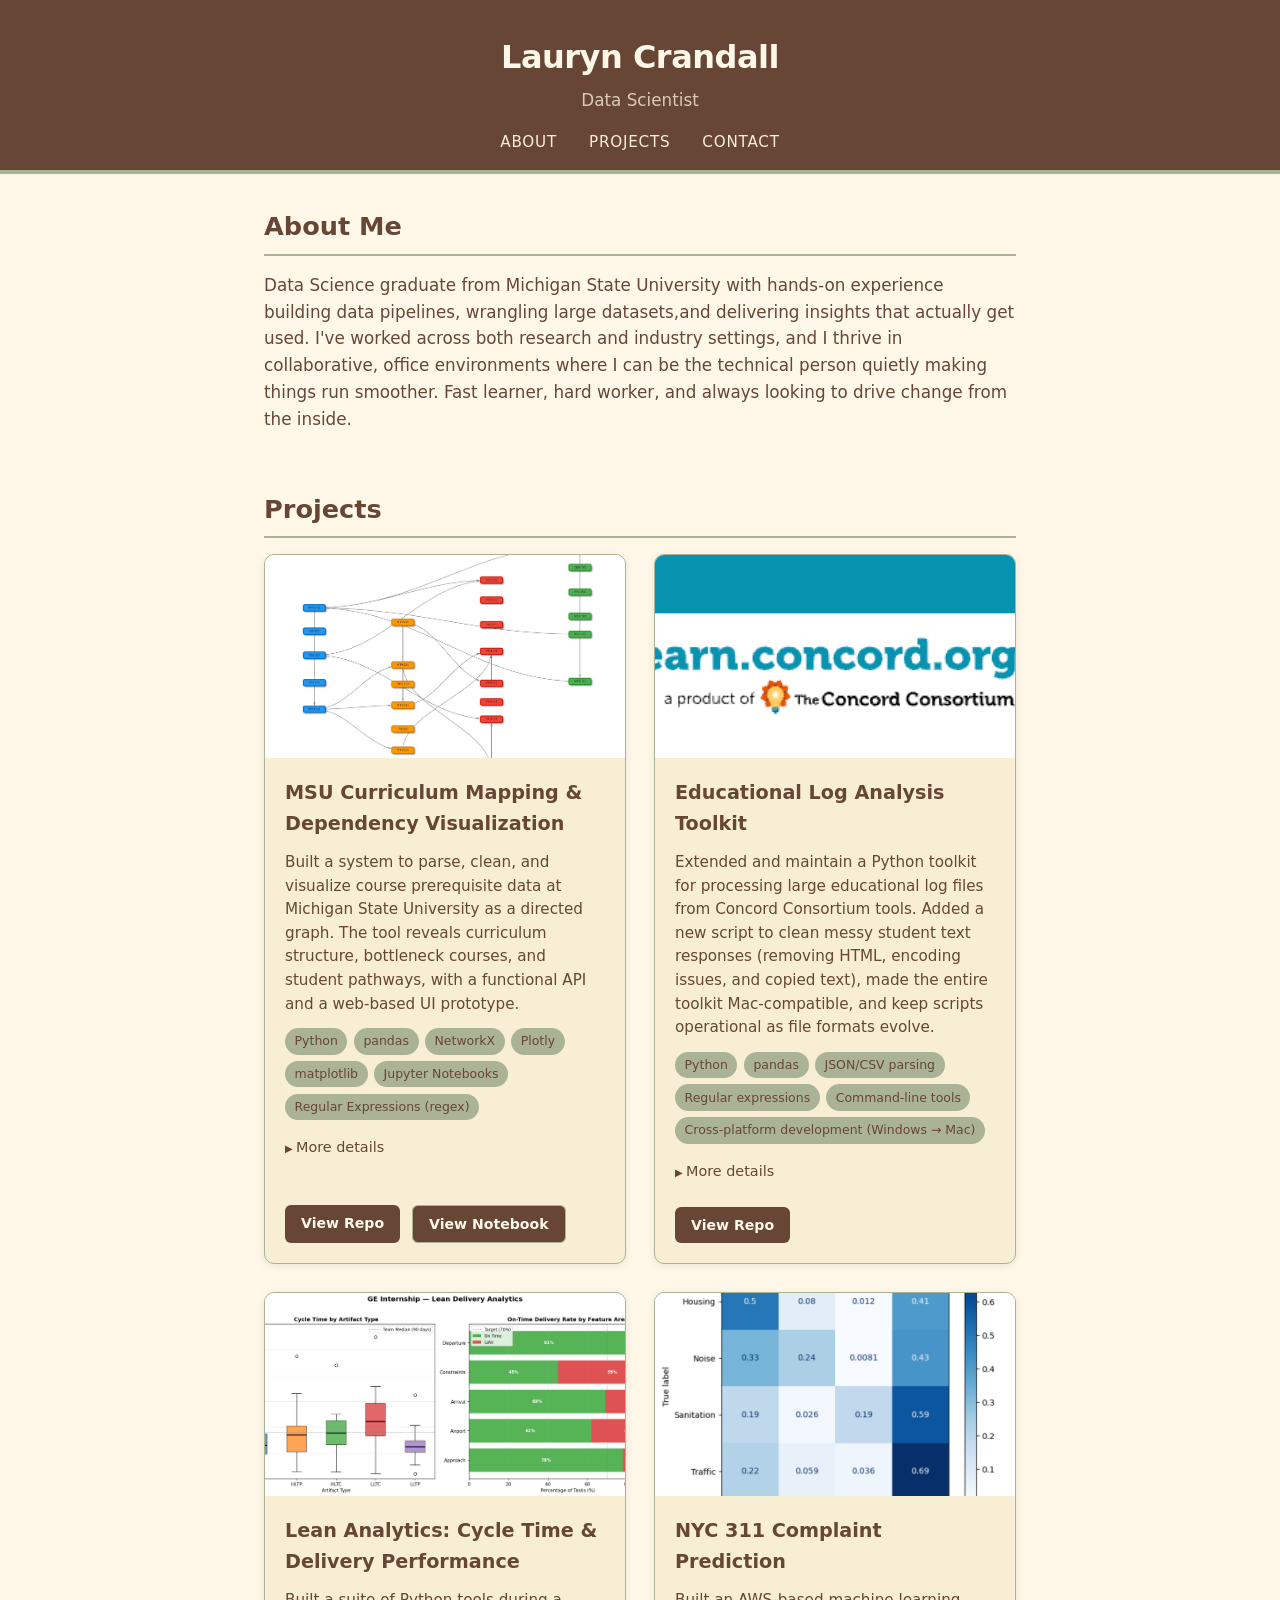
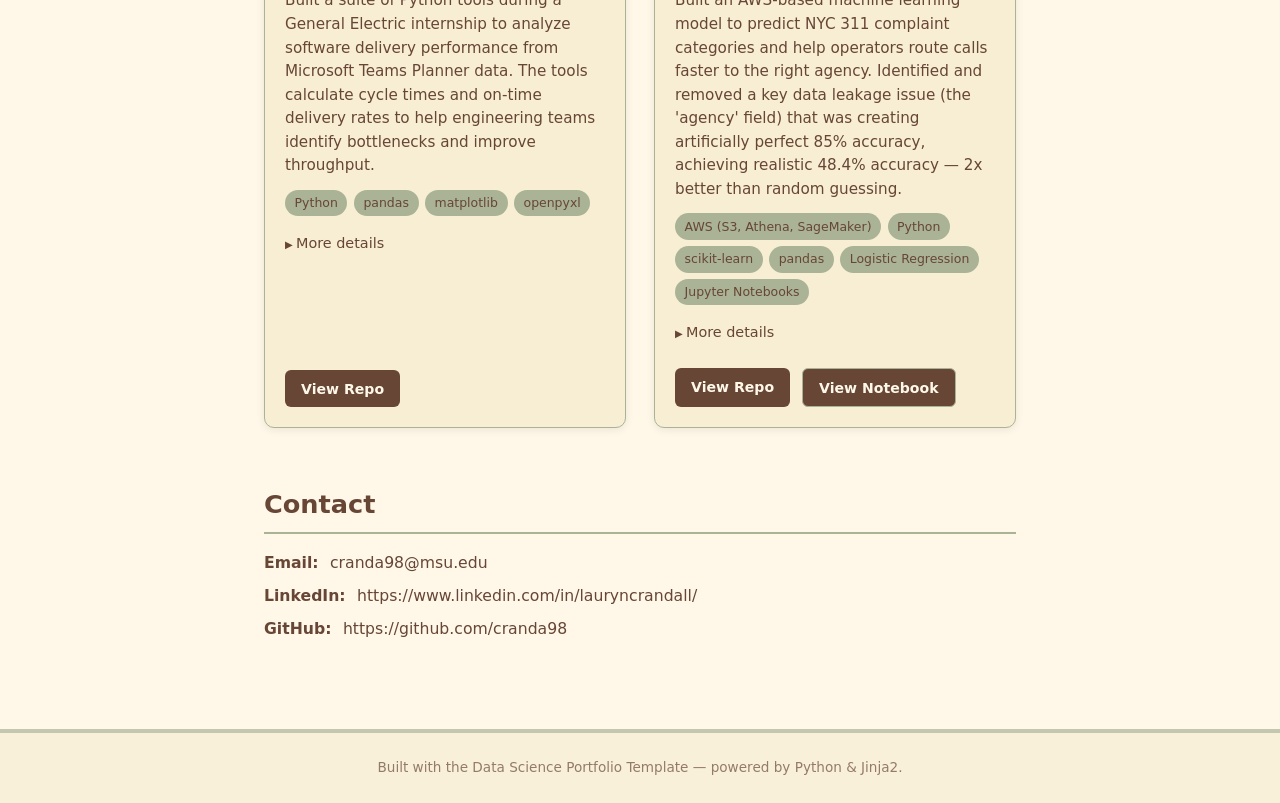
<file: docs/index.html>
<!DOCTYPE html>
<html lang="en">
<head>
  <meta charset="UTF-8" />
  <meta name="viewport" content="width=device-width, initial-scale=1.0" />
  <title>Lauryn Crandall | Data Science Portfolio</title>

  <!-- Base styles always loaded -->
  <link rel="stylesheet" href="css/base.css" />

  <!-- Theme stylesheet — controlled by `theme` in portfolio_config.yaml -->
  <link rel="stylesheet" href="css/themes/earthy.css" />
</head>
<body>

  <!-- ===== Header ===== -->
  <header class="site-header">
    <div class="header-inner">
      <div class="header-name">Lauryn Crandall</div>
      <div class="header-tagline">Data Scientist</div>
    </div>

    <!-- Navigation bar -->
    <nav class="site-nav">
      <a href="#about">About</a>
      <a href="#projects">Projects</a>
      <a href="#contact">Contact</a>
    </nav>
  </header>

  <!-- ===== Main content (filled in by child templates) ===== -->
  <main class="site-main">
    

<!-- ===== About section ===== -->
<section id="about" class="section about-section">
  <h2>About Me</h2>
  <div class="about-text"><p>Data Science graduate from Michigan State University with hands-on experience building data pipelines, 
wrangling large datasets,and delivering insights that actually get used. I've worked across both 
research and industry settings, and I thrive in collaborative, office environments where I can be 
the technical person quietly making things run smoother. Fast learner, hard worker, and always looking to drive change from the inside.</p></div>
</section>

<!-- ===== Projects section ===== -->
<section id="projects" class="section projects-section">
  <h2>Projects</h2>

  <div class="project-grid">
    
    <article class="project-card">

      <!-- Project thumbnail image -->
      <div class="project-image-wrapper">
        <img
          src="img/msu_map_graph.png"
          alt="Thumbnail for MSU Curriculum Mapping &amp; Dependency Visualization"
          class="project-image"
        />
      </div>

      <div class="project-body">
        <h3 class="project-title">MSU Curriculum Mapping &amp; Dependency Visualization</h3>

        <!-- Short summary written for a non-expert audience -->
        <p class="project-summary">Built a system to parse, clean, and visualize course prerequisite data at Michigan State University as a directed graph. The tool reveals curriculum structure, bottleneck courses, and student pathways, with a functional API and a web-based UI prototype.
</p>

        <!-- Tech stack as pill badges -->
        <div class="tech-stack">
          
          <span class="tech-badge">Python</span>
          
          <span class="tech-badge">pandas</span>
          
          <span class="tech-badge">NetworkX</span>
          
          <span class="tech-badge">Plotly</span>
          
          <span class="tech-badge">matplotlib</span>
          
          <span class="tech-badge">Jupyter Notebooks</span>
          
          <span class="tech-badge">Regular Expressions (regex)</span>
          
        </div>

        <!-- Collapsible details (problem / approach / results) -->
        <details class="project-details">
          <summary>More details</summary>

          <div class="detail-block">
            <h4>Problem</h4>
            <p>MSU&#39;s raw course prerequisite data is messy and unstructured, making it difficult to understand how courses connect across a degree program. Advisors and researchers lacked a clear way to visualize dependencies or identify critical bottleneck courses affecting student progress.
</p>
          </div>

          <div class="detail-block">
            <h4>Approach</h4>
            <p>Cleaned and standardized raw registrar data, then parsed prerequisite logic using regular expressions to extract structured relationships. Built a directed graph with NetworkX and created both static and interactive visualizations with Plotly. Developed a reusable Python API (demonstrated in `api/API_Demo.ipynb`) and a web-based UI prototype in the `webapi/` folder, so the pipeline can be applied to any MSU major.
</p>
          </div>

          <div class="detail-block">
            <h4>Results &amp; Impact</h4>
            <p>Delivered a working API and interactive curriculum graph covering CNS majors, with a prototype web UI for broader exploration. The tool enables analysis of course dependency chains and DFW rate patterns. Completed as a team capstone project with an MSU academic unit sponsor, with all code and reproducibility steps documented in the repository.
</p>
          </div>
        </details>

        <!-- Links to the GitHub repo and notebook -->
        <div class="project-links">
          
          <a href="https://github.com/JackRobertson77/MSU_Curriculum_Maps" target="_blank" rel="noopener" class="btn btn-repo">
            View Repo
          </a>
          
          
          <a href="https://github.com/JackRobertson77/MSU_Curriculum_Maps/blob/main/api/API_Demo.ipynb" target="_blank" rel="noopener" class="btn btn-notebook">
            View Notebook
          </a>
          
        </div>
      </div>

    </article>
    
    <article class="project-card">

      <!-- Project thumbnail image -->
      <div class="project-image-wrapper">
        <img
          src="img/concord.png"
          alt="Thumbnail for Educational Log Analysis Toolkit"
          class="project-image"
        />
      </div>

      <div class="project-body">
        <h3 class="project-title">Educational Log Analysis Toolkit</h3>

        <!-- Short summary written for a non-expert audience -->
        <p class="project-summary">Extended and maintain a Python toolkit for processing large educational log files from Concord Consortium tools. Added a new script to clean messy student text responses (removing HTML, encoding issues, and copied text), made the entire toolkit Mac-compatible, and keep scripts operational as file formats evolve.
</p>

        <!-- Tech stack as pill badges -->
        <div class="tech-stack">
          
          <span class="tech-badge">Python</span>
          
          <span class="tech-badge">pandas</span>
          
          <span class="tech-badge">JSON/CSV parsing</span>
          
          <span class="tech-badge">Regular expressions</span>
          
          <span class="tech-badge">Command-line tools</span>
          
          <span class="tech-badge">Cross-platform development (Windows → Mac)</span>
          
        </div>

        <!-- Collapsible details (problem / approach / results) -->
        <details class="project-details">
          <summary>More details</summary>

          <div class="detail-block">
            <h4>Problem</h4>
            <p>Educational platforms generate messy log files with nested JSON and unreadable student text responses (encoding errors, HTML tags, copied content). The existing toolkit was Windows-only and lacked text cleaning. Researchers needed a cross-platform solution to analyze genuine student writing.
</p>
          </div>

          <div class="detail-block">
            <h4>Approach</h4>
            <p>Extended the existing Python toolkit by adding a student text response cleaner that detects and strips copied text from shared classroom tiles, removes HTML formatting, and normalizes encoding. Ported the entire toolkit from Windows-only to Mac-compatible. Maintain all scripts (date analysis, file splitting, JSON extraction, de-identification) to handle schema changes over multiple semesters.
</p>
          </div>

          <div class="detail-block">
            <h4>Results &amp; Impact</h4>
            <p>The text cleaner now automatically processes 100,000+ record datasets, outputting separate files for original vs. total student writing. Mac compatibility expanded the toolkit&#39;s user base to the whole research team.
</p>
          </div>
        </details>

        <!-- Links to the GitHub repo and notebook -->
        <div class="project-links">
          
          <a href="https://github.com/cranda98/log-analysis-scripts" target="_blank" rel="noopener" class="btn btn-repo">
            View Repo
          </a>
          
          
        </div>
      </div>

    </article>
    
    <article class="project-card">

      <!-- Project thumbnail image -->
      <div class="project-image-wrapper">
        <img
          src="img/ge_analytics_dashboard.png"
          alt="Thumbnail for Lean Analytics: Cycle Time &amp; Delivery Performance"
          class="project-image"
        />
      </div>

      <div class="project-body">
        <h3 class="project-title">Lean Analytics: Cycle Time &amp; Delivery Performance</h3>

        <!-- Short summary written for a non-expert audience -->
        <p class="project-summary">Built a suite of Python tools during a General Electric internship to analyze software delivery performance from Microsoft Teams Planner data. The tools calculate cycle times and on-time delivery rates to help engineering teams identify bottlenecks and improve throughput.
</p>

        <!-- Tech stack as pill badges -->
        <div class="tech-stack">
          
          <span class="tech-badge">Python</span>
          
          <span class="tech-badge">pandas</span>
          
          <span class="tech-badge">matplotlib</span>
          
          <span class="tech-badge">openpyxl</span>
          
        </div>

        <!-- Collapsible details (problem / approach / results) -->
        <details class="project-details">
          <summary>More details</summary>

          <div class="detail-block">
            <h4>Problem</h4>
            <p>GE engineering teams tracked tasks in Microsoft Teams Planner but had no easy way to extract lean metrics like cycle time or delivery delta from the raw export data. Without visibility into these numbers, teams struggled to identify bottlenecks during retrospectives.
</p>
          </div>

          <div class="detail-block">
            <h4>Approach</h4>
            <p>Wrote scripts to ingest Teams Planner Excel exports and calculate cycle times for completed and in-progress tasks. Built a 3-pass deduplication algorithm to correctly match tasks across bucket transitions. Generated per-artifact and per-feature delivery charts, plus weekly stacked bar charts of on-time vs. late completions.
</p>
          </div>

          <div class="detail-block">
            <h4>Results &amp; Impact</h4>
            <p>Delivered visualizations and metrics used directly in engineering team retrospectives at GE. Tools were refactored post-internship for portability — hardcoded paths replaced with CLI arguments and logic modularized for reuse across any Teams Planner export.
</p>
          </div>
        </details>

        <!-- Links to the GitHub repo and notebook -->
        <div class="project-links">
          
          <a href="https://github.com/cranda98/GE_Internship" target="_blank" rel="noopener" class="btn btn-repo">
            View Repo
          </a>
          
          
        </div>
      </div>

    </article>
    
    <article class="project-card">

      <!-- Project thumbnail image -->
      <div class="project-image-wrapper">
        <img
          src="img/matrix.png"
          alt="Thumbnail for NYC 311 Complaint Prediction"
          class="project-image"
        />
      </div>

      <div class="project-body">
        <h3 class="project-title">NYC 311 Complaint Prediction</h3>

        <!-- Short summary written for a non-expert audience -->
        <p class="project-summary">Built an AWS-based machine learning model to predict NYC 311 complaint categories and help operators route calls faster to the right agency. Identified and removed a key data leakage issue (the &#39;agency&#39; field) that was creating artificially perfect 85% accuracy, achieving realistic 48.4% accuracy — 2x better than random guessing.
</p>

        <!-- Tech stack as pill badges -->
        <div class="tech-stack">
          
          <span class="tech-badge">AWS (S3, Athena, SageMaker)</span>
          
          <span class="tech-badge">Python</span>
          
          <span class="tech-badge">scikit-learn</span>
          
          <span class="tech-badge">pandas</span>
          
          <span class="tech-badge">Logistic Regression</span>
          
          <span class="tech-badge">Jupyter Notebooks</span>
          
        </div>

        <!-- Collapsible details (problem / approach / results) -->
        <details class="project-details">
          <summary>More details</summary>

          <div class="detail-block">
            <h4>Problem</h4>
            <p>NYC 311 operators receive thousands of calls daily and must manually determine which agency should handle each complaint (NYPD, HPD, DSNY, etc.). This manual routing takes time and leads to misrouting, especially for overnight calls when fewer staff are available.
</p>
          </div>

          <div class="detail-block">
            <h4>Approach</h4>
            <p>Loaded 157,000+ 311 service requests from AWS S3 using a boto3 pipeline. Preprocessed data with pandas and scikit-learn, encoding categorical variables and scaling numerical features. Trained a multiclass Logistic Regression baseline model. Discovered that including the &#39;agency&#39; column created unrealistic 85% accuracy (model was memorizing that HPD = Housing, DSNY = Sanitation), so removed it for realistic real-world predictions. Evaluated with accuracy, precision, recall, and confusion matrix.
</p>
          </div>

          <div class="detail-block">
            <h4>Results &amp; Impact</h4>
            <p>Final model achieves 48.4% accuracy without agency — 2x better than random guessing (25%). Correctly identifies Housing as the top complaint at 2am in residential Bronx zip codes (249 calls), directly answering the stakeholder&#39;s routing question. The model demonstrates that pure time/location data can provide useful routing suggestions even without knowing the agency upfront.
</p>
          </div>
        </details>

        <!-- Links to the GitHub repo and notebook -->
        <div class="project-links">
          
          <a href="https://github.com/cranda98/aws-nyc311-cranda98" target="_blank" rel="noopener" class="btn btn-repo">
            View Repo
          </a>
          
          
          <a href="https://github.com/cranda98/aws-nyc311-cranda98/blob/main/notebook/modeling_train_and_eval.ipynb" target="_blank" rel="noopener" class="btn btn-notebook">
            View Notebook
          </a>
          
        </div>
      </div>

    </article>
    
  </div>
</section>

<!-- ===== Contact section ===== -->
<section id="contact" class="section contact-section">
  <h2>Contact</h2>
  <ul class="contact-list">
    
    <li>
      <span class="contact-label">Email:</span>
      <a href="mailto:cranda98@msu.edu">cranda98@msu.edu</a>
    </li>
    
    
    <li>
      <span class="contact-label">LinkedIn:</span>
      <a href="https://www.linkedin.com/in/lauryncrandall/" target="_blank" rel="noopener">https://www.linkedin.com/in/lauryncrandall/</a>
    </li>
    
    
    <li>
      <span class="contact-label">GitHub:</span>
      <a href="https://github.com/cranda98" target="_blank" rel="noopener">https://github.com/cranda98</a>
    </li>
    
  </ul>
</section>


  </main>

  <!-- ===== Footer ===== -->
  <footer class="site-footer">
    <p>Built with the Data Science Portfolio Template &mdash; powered by Python &amp; Jinja2.</p>
  </footer>

</body>
</html>
</file>
<file: docs/css/base.css>
/* ============================================================
   base.css  —  Layout and structure styles shared by all themes.
   Theme-specific colors (backgrounds, text, accents) live in
   static/css/themes/light.css and static/css/themes/dark.css.
   ============================================================ */

/* ----- Reset & box model ----- */
*, *::before, *::after {
  box-sizing: border-box;
  margin: 0;
  padding: 0;
}

body {
  font-family: "Segoe UI", system-ui, -apple-system, sans-serif;
  font-size: 1rem;
  line-height: 1.6;
  min-height: 100vh;
  display: flex;
  flex-direction: column;
}

a {
  text-decoration: none;
}

a:hover {
  text-decoration: underline;
}

img {
  max-width: 100%;
  display: block;
}

/* ----- Site header ----- */
.site-header {
  padding: 2rem 1.5rem 1rem;
  text-align: center;
}

.header-name {
  font-size: 2rem;
  font-weight: 700;
  letter-spacing: -0.5px;
}

.header-tagline {
  font-size: 1.05rem;
  margin-top: 0.25rem;
  opacity: 0.8;
}

/* ----- Navigation ----- */
.site-nav {
  margin-top: 1rem;
  display: flex;
  justify-content: center;
  gap: 2rem;
  font-size: 0.95rem;
  font-weight: 500;
  text-transform: uppercase;
  letter-spacing: 0.05em;
}

/* ----- Main content area ----- */
.site-main {
  flex: 1;
  max-width: 800px;
  width: 100%;
  margin: 0 auto;
  padding: 2rem 1.5rem;
}

/* ----- Generic section spacing ----- */
.section {
  margin-bottom: 3.5rem;
}

.section h2 {
  font-size: 1.6rem;
  font-weight: 700;
  margin-bottom: 1rem;
  padding-bottom: 0.4rem;
  border-bottom: 2px solid;
}

/* ----- About section ----- */
.about-text {
  font-size: 1.05rem;
}

.about-text p + p {
  margin-top: 1rem;
}

/* ----- Project grid ----- */
.project-grid {
  display: grid;
  grid-template-columns: repeat(auto-fill, minmax(340px, 1fr));
  gap: 1.75rem;
}

/* ----- Project card ----- */
.project-card {
  border-radius: 10px;
  overflow: hidden;
  display: flex;
  flex-direction: column;
  box-shadow: 0 2px 8px rgba(0, 0, 0, 0.08);
  transition: box-shadow 0.2s ease;
}

.project-card:hover {
  box-shadow: 0 4px 16px rgba(0, 0, 0, 0.14);
}

.project-image-wrapper {
  width: 100%;
  aspect-ratio: 16 / 9;
  overflow: hidden;
}

.project-image {
  width: 100%;
  height: 100%;
  object-fit: cover;
}

.project-body {
  padding: 1.25rem;
  display: flex;
  flex-direction: column;
  gap: 0.75rem;
  flex: 1;
}

.project-title {
  font-size: 1.2rem;
  font-weight: 600;
}

.project-summary {
  font-size: 0.95rem;
  line-height: 1.55;
}

/* ----- Tech stack badges ----- */
.tech-stack {
  display: flex;
  flex-wrap: wrap;
  gap: 0.4rem;
}

.tech-badge {
  font-size: 0.78rem;
  font-weight: 500;
  padding: 0.2rem 0.6rem;
  border-radius: 999px;
}

/* ----- Collapsible project details ----- */
.project-details {
  font-size: 0.9rem;
}

.project-details summary {
  cursor: pointer;
  font-weight: 500;
  padding: 0.25rem 0;
  list-style: none;
}

.project-details summary::-webkit-details-marker {
  display: none;
}

.project-details summary::before {
  content: "▶  ";
  font-size: 0.7em;
}

details[open] summary::before {
  content: "▼  ";
}

.detail-block {
  margin-top: 0.75rem;
}

.detail-block h4 {
  font-size: 0.85rem;
  text-transform: uppercase;
  letter-spacing: 0.06em;
  margin-bottom: 0.25rem;
  font-weight: 600;
}

/* ----- Project link buttons ----- */
.project-links {
  display: flex;
  gap: 0.75rem;
  margin-top: auto;
  padding-top: 0.5rem;
}

.btn {
  display: inline-block;
  padding: 0.45rem 1rem;
  border-radius: 6px;
  font-size: 0.88rem;
  font-weight: 600;
  transition: opacity 0.15s ease;
}

.btn:hover {
  opacity: 0.85;
  text-decoration: none;
}

/* ----- Contact section ----- */
.contact-list {
  list-style: none;
  display: flex;
  flex-direction: column;
  gap: 0.5rem;
  font-size: 0.98rem;
}

.contact-label {
  font-weight: 600;
  margin-right: 0.4rem;
}

/* ----- Footer ----- */
.site-footer {
  text-align: center;
  padding: 1.5rem;
  font-size: 0.85rem;
  opacity: 0.7;
}

/* ----- Responsive tweaks ----- */
@media (max-width: 500px) {
  .project-grid {
    grid-template-columns: 1fr;
  }
  .header-name {
    font-size: 1.5rem;
  }
}
</file>
<file: docs/css/themes/earthy.css>
/* ============================================================
   themes/earthy.css  —  Warm earthy color palette.

   Palette:
     Cream (background)        #FFF8E8
     Warm tan (card/section)   #F7EED3
     Sage green (accent)       #AAB396
     Dark brown (text/buttons) #674636
   ============================================================ */

body {
  background-color: #FFF8E8;
  color: #674636;
}

a {
  color: #674636;
}

a:hover {
  color: #AAB396;
  text-decoration: none;
}

/* Header */
.site-header {
  background-color: #674636;
  border-bottom: 4px solid #AAB396;
}

.header-name {
  color: #FFF8E8;
}

.header-tagline {
  color: #F7EED3;
}

.site-nav a {
  color: #F7EED3;
}

.site-nav a:hover {
  color: #AAB396;
}

/* Section headings */
.section h2 {
  color: #674636;
  border-color: #AAB396;
}

/* Project card */
.project-card {
  background-color: #F7EED3;
  border: 1px solid #AAB396;
}

.project-title {
  color: #674636;
}

.project-summary {
  color: #674636;
}

/* Tech badges */
.tech-badge {
  background-color: #AAB396;
  color: #674636;
}

/* Details */
.project-details {
  color: #674636;
}

.detail-block h4 {
  color: #674636;
}

/* Buttons */
.btn-repo {
  background-color: #674636;
  color: #FFF8E8;
}

.btn-notebook {
  background-color: #674636;
  color: #FFF8E8;
  border: 1px solid #AAB396;
}

/* Contact */
.contact-list a {
  color: #674636;
}

/* Footer */
.site-footer {
  background-color: #F7EED3;
  border-top: 4px solid #AAB396;
  color: #674636;
}

.site-footer a {
  color: #674636;
}
</file>
